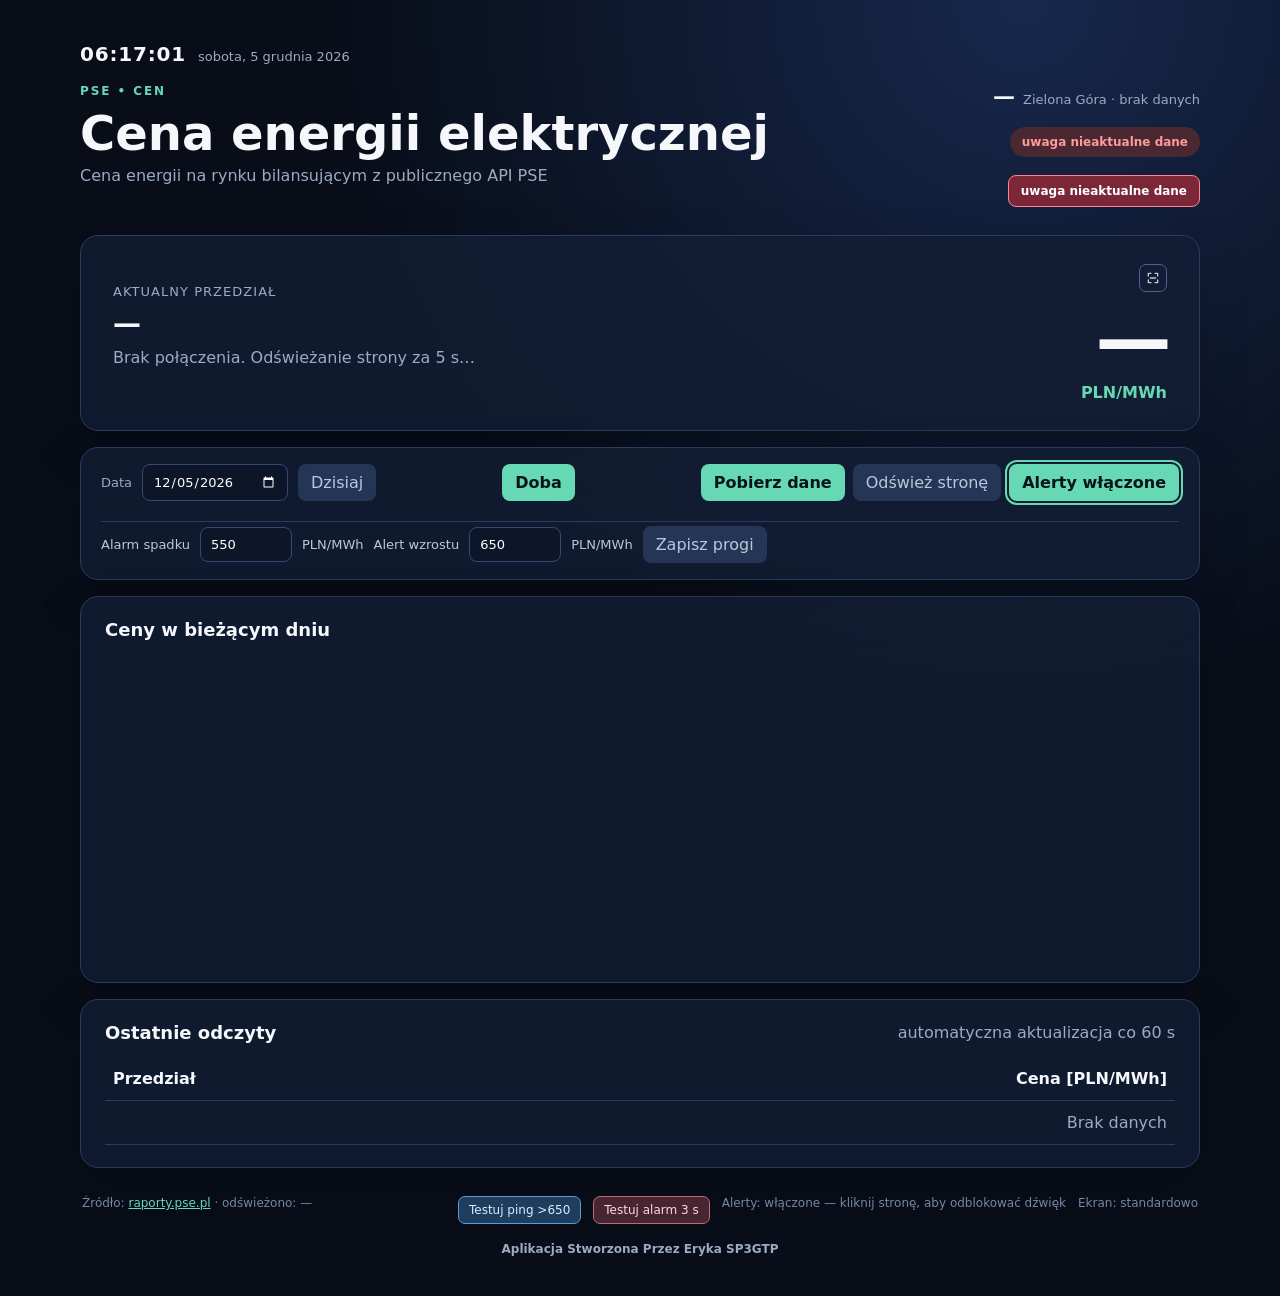
<file: index.html>
<!doctype html>
<html lang="pl">
  <head>
    <meta charset="UTF-8" />
    <meta name="viewport" content="width=device-width, initial-scale=1.0" />
    <meta name="theme-color" content="#0b1324" />
    <meta http-equiv="Content-Security-Policy" content="default-src 'self'; connect-src https://api.raporty.pse.pl https://api.open-meteo.com; style-src 'self'; script-src 'self'; img-src 'self' data:; font-src 'self'; base-uri 'none'; form-action 'self'" />
    <title>Cena energii PSE</title>
    <link rel="stylesheet" href="./styles.css?v=clock" />
  </head>
  <body>
    <main class="shell">
      <div class="clock" role="timer" aria-label="Aktualny czas w Polsce">
        <span id="clock-time">--:--:--</span>
        <span id="clock-date" class="muted"></span>
      </div>
      <header class="header">
        <div>
          <p class="eyebrow">PSE • CEN</p>
          <h1>Cena energii elektrycznej</h1>
          <p class="subtitle">Cena energii na rynku bilansującym z publicznego API PSE</p>
        </div>
        <div class="header-right">
          <div id="weather" class="weather" aria-label="Pogoda w Zielonej Górze">
            <div class="weather-now"><span id="weather-temp">—</span><span id="weather-desc" class="muted">Zielona Góra</span></div>
            <div id="weather-forecast" class="weather-forecast"></div>
          </div>
          <div id="connection-status" class="status status-loading">Ładowanie…</div>
          <div id="sync-watchdog" class="sync-watchdog" role="status" hidden>uwaga nieaktualne dane</div>
        </div>
      </header>

      <section class="hero card">
        <div>
          <p class="label">Aktualny przedział</p>
          <p id="current-period" class="period">—</p>
          <p id="updated-at" class="muted">Oczekiwanie na dane…</p>
        </div>
        <div class="price-wrap">
          <a id="price-popup-button" class="price-popup-button" href="./price-window.html" target="pse-current-price" aria-label="Otwórz okno z aktualną ceną" title="Pokaż samą cenę">
            <svg viewBox="0 0 24 24" aria-hidden="true" focusable="false">
              <path d="M5 9V5h4M15 5h4v4M19 15v4h-4M9 19H5v-4M8 12h8" />
            </svg>
          </a>
          <span id="current-price" class="price">—</span>
          <span class="unit">PLN/MWh</span>
        </div>
      </section>

      <section class="toolbar card">
        <div class="date-controls">
          <label>
            Data
            <input id="date-input" type="date" />
          </label>
          <button type="button" id="today-button" class="secondary">Dzisiaj</button>
        </div>
        <div class="tabs" role="tablist" aria-label="Zakres danych">
          <button class="tab active" data-range="minute">Doba</button>
        </div>
        <div class="actions">
          <button type="button" id="refresh-button" class="refresh">Pobierz dane</button>
          <button type="button" id="reload-page-button" class="secondary">Odśwież stronę</button>
          <button type="button" id="alert-button" class="secondary" aria-pressed="false">Włącz alerty</button>
        </div>
        <div class="thresholds" aria-label="Progi alarmów">
          <label>Alarm spadku <input id="fall-threshold" type="number" min="0" step="1" value="550" /> PLN/MWh</label>
          <label>Alert wzrostu <input id="rise-threshold" type="number" min="0" step="1" value="650" /> PLN/MWh</label>
          <button type="button" id="save-thresholds" class="secondary">Zapisz progi</button>
        </div>
      </section>

      <section class="card chart-card">
        <div class="section-heading">
          <h2 id="chart-title">Ceny w bieżącym dniu</h2>
          <span id="record-count" class="muted"></span>
        </div>
        <div class="chart-scroll">
          <svg id="chart" viewBox="0 0 900 300" role="img" aria-label="Wykres cen energii"></svg>
          <div id="chart-tooltip" class="chart-tooltip" hidden></div>
        </div>
      </section>

      <section class="card table-card">
        <div class="section-heading">
          <h2>Ostatnie odczyty</h2>
          <span class="muted">automatyczna aktualizacja co 60 s</span>
        </div>
        <div class="table-wrap">
          <table>
            <thead><tr><th>Przedział</th><th>Cena [PLN/MWh]</th></tr></thead>
            <tbody id="data-table"><tr><td colspan="2" class="muted">Brak danych</td></tr></tbody>
          </table>
        </div>
      </section>

      <footer>
        Źródło: <a href="https://raporty.pse.pl/" target="_blank" rel="noreferrer">raporty.pse.pl</a>
        · odświeżono: <span id="footer-time">—</span>
        <span id="wake-lock-status" class="wake-lock">Ekran: standardowo</span>
        <span id="alert-status" class="wake-lock">Alerty: wyłączone</span>
        <button type="button" id="test-alarm-button" class="test-alarm">Testuj alarm 3 s</button>
        <button type="button" id="test-ping-button" class="test-ping">Testuj ping &gt;650</button>
        <div class="author-signature">Aplikacja Stworzona Przez Eryka SP3GTP</div>
      </footer>
    </main>
    <script src="./app.js?v=sync-tz" defer></script>
    <script src="./weather.js?v=refresh-fix" defer></script>
  </body>
</html>
</file>
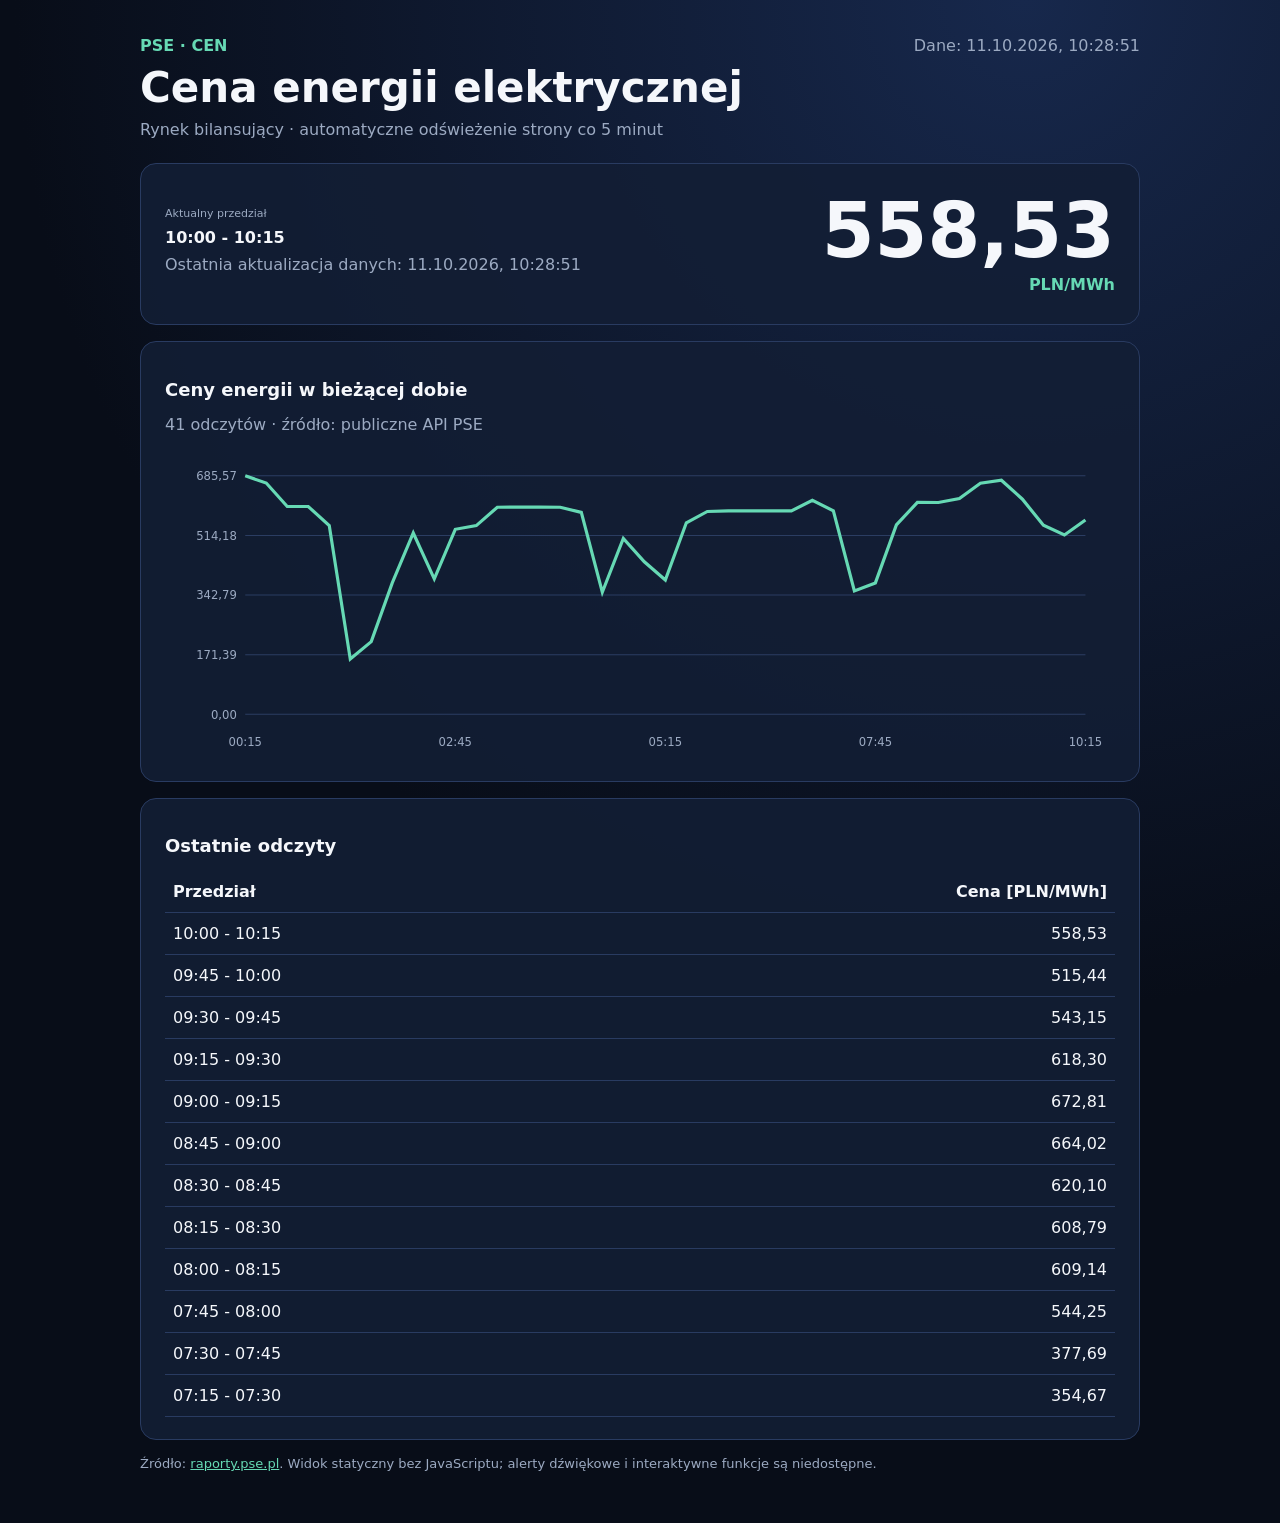
<file: cenypsev2/index.html>
<!doctype html>
<html lang="pl">
<head>
  <meta charset="utf-8">
  <meta name="viewport" content="width=device-width, initial-scale=1">
  <meta name="theme-color" content="#0b1324">
  <meta http-equiv="refresh" content="300">
  <title>Cena energii PSE — cenypsev2</title>
  <style>
    :root { color-scheme: dark; font-family: system-ui, sans-serif; color: #f5f7fb; background: #080d18; }
    * { box-sizing: border-box; }
    body { margin: 0; background: radial-gradient(circle at 80% 0%, #17284c, #080d18 55%); }
    main { width: min(100% - 32px, 1000px); margin: 0 auto; padding: 36px 0; }
    header, section, footer { margin-bottom: 16px; }
    header { display: flex; justify-content: space-between; gap: 16px; align-items: start; }
    h1 { margin: 4px 0 8px; font-size: clamp(28px, 5vw, 42px); }
    h2 { font-size: 18px; }
    p { margin: 0 0 8px; }
    .eyebrow, .unit { color: #66d9b4; font-weight: 700; }
    .muted, .label { color: #9caac2; }
    .card { padding: 22px 24px; background: #131e35e0; border: 1px solid #293b61; border-radius: 16px; }
    .hero { display: flex; align-items: center; justify-content: space-between; gap: 20px; }
    .price { margin: 0; font-size: clamp(42px, 9vw, 76px); font-weight: 800; }
    .price.low { color: #ff667d; } .price.high { color: #66d9b4; }
    .unit { text-align: right; }
    .chart-wrap { overflow-x: auto; }
    .chart { display: block; width: 100%; min-width: 680px; height: auto; }
    .grid { stroke: #2b3d62; stroke-width: 1; }
    .line { fill: none; stroke: #66d9b4; stroke-width: 3; }
    .label { fill: #9caac2; font-size: 11px; }
    table { width: 100%; border-collapse: collapse; }
    th, td { padding: 11px 8px; border-bottom: 1px solid #293b61; text-align: left; }
    th:last-child, td:last-child { text-align: right; }
    footer { color: #9caac2; font-size: 13px; }
    a { color: #66d9b4; }
    @media (max-width: 600px) { main { width: calc(100% - 20px); padding-top: 24px; } .hero { align-items: start; flex-direction: column; } .unit { text-align: left; } }
  </style>
</head>
<body>
  <main>
    <header>
      <div><p class="eyebrow">PSE · CEN</p><h1>Cena energii elektrycznej</h1>
      <p class="muted">Rynek bilansujący · automatyczne odświeżenie strony co 5 minut</p></div>
      <p class="muted">Dane: 11.10.2026, 10:28:51</p>
    </header>
    <section class="card hero" aria-label="Aktualna cena">
      <div><p class="label">Aktualny przedział</p>
      <p><strong>10:00 - 10:15</strong></p>
      <p class="muted">Ostatnia aktualizacja danych: 11.10.2026, 10:28:51</p></div>
      <div><p class="price">558,53</p>
      <p class="unit">PLN/MWh</p></div>
    </section>
    <section class="card"><h2>Ceny energii w bieżącej dobie</h2>
      <p class="muted">41 odczytów · źródło: publiczne API PSE</p>
      <div class="chart-wrap"><svg class="chart" viewBox="0 0 900 300" role="img" aria-label="Wykres cen energii dla 41 odczytów"><line class="grid" x1="76" y1="32.0" x2="872" y2="32.0"/><text class="label" text-anchor="end" x="68" y="36.0">685,57</text><line class="grid" x1="76" y1="88.5" x2="872" y2="88.5"/><text class="label" text-anchor="end" x="68" y="92.5">514,18</text><line class="grid" x1="76" y1="145.0" x2="872" y2="145.0"/><text class="label" text-anchor="end" x="68" y="149.0">342,79</text><line class="grid" x1="76" y1="201.5" x2="872" y2="201.5"/><text class="label" text-anchor="end" x="68" y="205.5">171,39</text><line class="grid" x1="76" y1="258.0" x2="872" y2="258.0"/><text class="label" text-anchor="end" x="68" y="262.0">0,00</text><polyline class="line" points="76.0,32.0 95.9,38.9 115.8,61.1 135.7,61.1 155.6,79.2 175.5,205.6 195.4,189.1 215.3,133.5 235.2,86.2 255.1,129.6 275.0,82.7 294.9,79.2 314.8,61.8 334.7,61.7 354.6,61.7 374.5,61.8 394.4,66.7 414.3,142.3 434.2,91.3 454.1,113.5 474.0,130.8 493.9,76.5 513.8,65.8 533.7,65.2 553.6,65.2 573.5,65.2 593.4,65.3 613.3,55.2 633.2,65.2 653.1,141.1 673.0,133.5 692.9,78.6 712.8,57.2 732.7,57.3 752.6,53.6 772.5,39.1 792.4,36.2 812.3,54.2 832.2,78.9 852.1,88.1 872.0,73.9"/><text class="label" text-anchor="middle" x="76.0" y="288">00:15</text><text class="label" text-anchor="middle" x="275.0" y="288">02:45</text><text class="label" text-anchor="middle" x="474.0" y="288">05:15</text><text class="label" text-anchor="middle" x="673.0" y="288">07:45</text><text class="label" text-anchor="middle" x="872.0" y="288">10:15</text></svg></div>
    </section>
    <section class="card"><h2>Ostatnie odczyty</h2>
      <table><thead><tr><th>Przedział</th><th>Cena [PLN/MWh]</th></tr></thead>
      <tbody><tr><td>10:00 - 10:15</td><td>558,53</td></tr><tr><td>09:45 - 10:00</td><td>515,44</td></tr><tr><td>09:30 - 09:45</td><td>543,15</td></tr><tr><td>09:15 - 09:30</td><td>618,30</td></tr><tr><td>09:00 - 09:15</td><td>672,81</td></tr><tr><td>08:45 - 09:00</td><td>664,02</td></tr><tr><td>08:30 - 08:45</td><td>620,10</td></tr><tr><td>08:15 - 08:30</td><td>608,79</td></tr><tr><td>08:00 - 08:15</td><td>609,14</td></tr><tr><td>07:45 - 08:00</td><td>544,25</td></tr><tr><td>07:30 - 07:45</td><td>377,69</td></tr><tr><td>07:15 - 07:30</td><td>354,67</td></tr></tbody></table>
    </section>
    <footer>Źródło: <a href="https://raporty.pse.pl/">raporty.pse.pl</a>.
      Widok statyczny bez JavaScriptu; alerty dźwiękowe i interaktywne funkcje są niedostępne.</footer>
  </main>
</body>
</html>
</file>
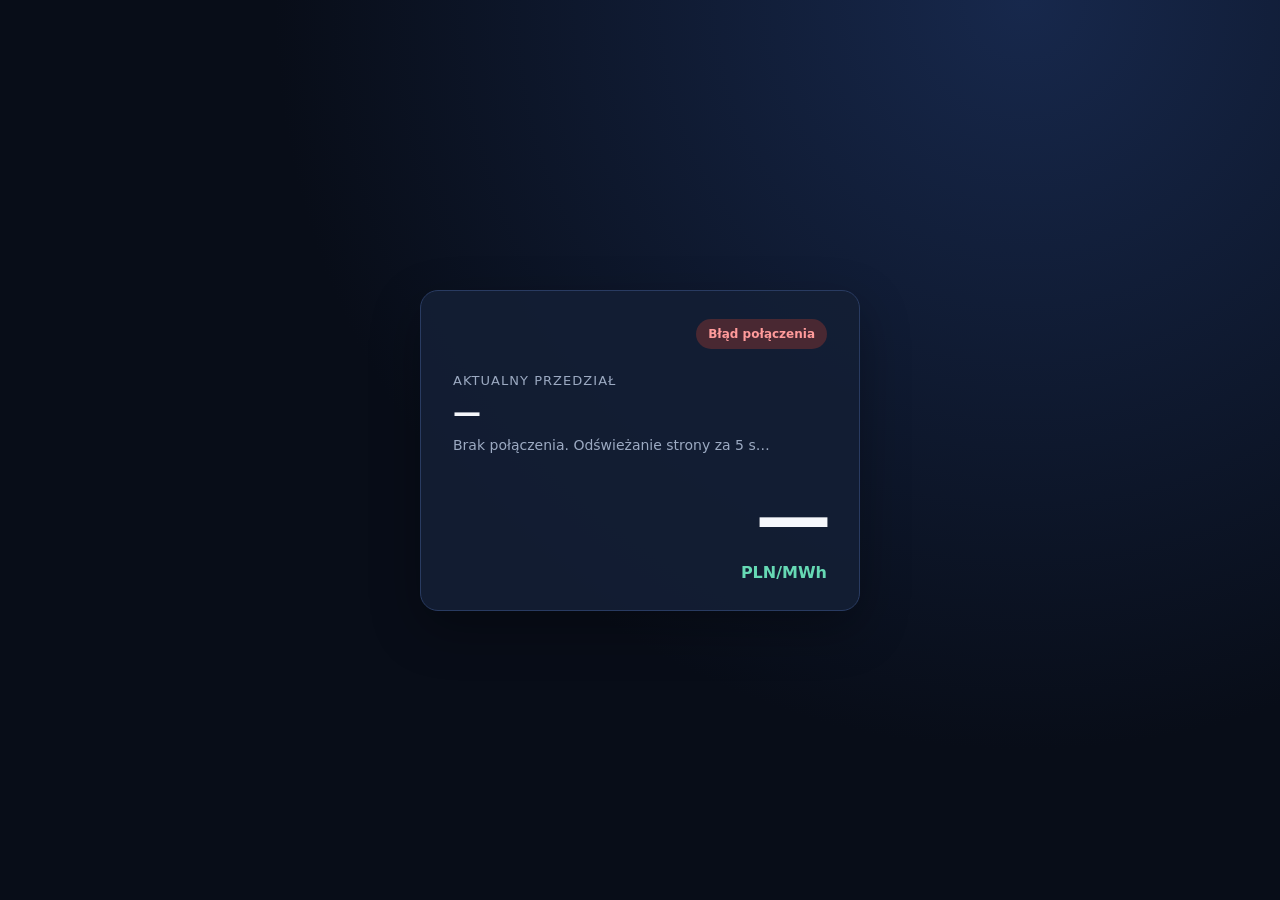
<file: price-window.html>
<!doctype html>
<html lang="pl">
  <head>
    <meta charset="UTF-8" />
    <meta name="viewport" content="width=device-width, initial-scale=1.0" />
    <meta name="theme-color" content="#0b1324" />
    <meta http-equiv="Content-Security-Policy" content="default-src 'self'; connect-src https://api.raporty.pse.pl; style-src 'self'; script-src 'self'; base-uri 'none'; form-action 'none'" />
    <title>Aktualna cena energii</title>
    <link rel="stylesheet" href="./price-window.css?v=1" />
  </head>
  <body>
    <main class="price-window-shell">
      <section class="price-window-card">
        <div id="connection-status" class="status status-loading">Ładowanie…</div>
        <p class="label">Aktualny przedział</p>
        <p id="current-period" class="period">—</p>
        <p id="updated-at" class="muted">Oczekiwanie na dane…</p>
        <p id="current-price" class="price">—</p>
        <p class="unit">PLN/MWh</p>
      </section>
    </main>
    <script src="./price-window.js?v=sync-tz" defer></script>
  </body>
</html>
</file>
<file: styles.css>
:root {
  color-scheme: dark;
  font-family: Inter, ui-sans-serif, system-ui, -apple-system, sans-serif;
  background: #080d18;
  color: #f5f7fb;
}
* { box-sizing: border-box; }
body { margin: 0; min-width: 320px; background: radial-gradient(circle at 80% 0%, #17284c, #080d18 42%); }
.shell { width: min(1120px, calc(100% - 32px)); margin: 0 auto; padding: 42px 0 28px; }
.header, .section-heading, .toolbar, .hero { display: flex; align-items: center; justify-content: space-between; gap: 20px; }
.header { align-items: flex-start; margin-bottom: 28px; }
.header-right { display: flex; flex-direction: column; align-items: flex-end; gap: 10px; }
.weather { text-align: right; font-size: 13px; }
.weather-now { display: flex; gap: 8px; justify-content: flex-end; align-items: baseline; }
#weather-temp { font-size: 22px; font-weight: 700; }
.weather-forecast { display: flex; gap: 6px; margin-top: 8px; color: #9caac2; font-size: 11px; }
.weather-tile { display: flex; flex-direction: column; align-items: center; gap: 2px; min-width: 44px; padding: 6px 4px; background: rgba(19, 30, 53, .82); border: 1px solid #293b61; border-radius: 10px; }
.weather-icon { font-size: 18px; line-height: 1.2; }
.weather-tile b { color: #f5f7fb; font-size: 13px; font-weight: 600; }
@media (max-width: 720px) { .header-right, .weather, .weather-now { align-items: flex-start; text-align: left; justify-content: flex-start; } .weather-forecast { flex-wrap: wrap; } }
.clock { display: flex; align-items: baseline; gap: 12px; margin-bottom: 18px; font-variant-numeric: tabular-nums; }
#clock-time { font-size: 20px; font-weight: 700; letter-spacing: .04em; }
#clock-date { font-size: 13px; }
.eyebrow { color: #66d9b4; font-size: 12px; letter-spacing: .16em; font-weight: 800; margin: 0 0 10px; }
h1, h2, p { margin-top: 0; }
h1 { margin-bottom: 8px; font-size: clamp(28px, 5vw, 48px); line-height: 1.05; }
h2 { margin-bottom: 0; font-size: 18px; }
.subtitle, .muted { color: #9caac2; }
.subtitle { margin: 0; }
.card { background: rgba(19, 30, 53, .82); border: 1px solid #293b61; border-radius: 18px; box-shadow: 0 18px 50px rgba(0,0,0,.18); }
.hero { margin-bottom: 16px; padding: 28px 32px; }
.label { margin-bottom: 8px; color: #9caac2; font-size: 13px; text-transform: uppercase; letter-spacing: .08em; }
.period { margin-bottom: 8px; font-size: 28px; font-weight: 700; }
.price-wrap { position: relative; padding-top: 30px; text-align: right; }
.price { font-size: clamp(40px, 8vw, 76px); font-weight: 800; letter-spacing: -.06em; }
.price-low { color: #ff667d; }
.price-high { color: #66d9b4; }
.unit { display: block; color: #66d9b4; font-weight: 700; }
.price-popup-button { position: absolute; top: 0; right: 0; display: grid; width: 28px; height: 28px; padding: 5px; color: #bbc7db; background: transparent; border: 1px solid #49628f; border-radius: 7px; text-decoration: none; }
.price-popup-button:hover { color: #07131b; background: #66d9b4; border-color: #66d9b4; }
.price-popup-button:focus-visible { outline: 2px solid #fff; outline-offset: 2px; }
.price-popup-button svg { width: 100%; height: 100%; fill: none; stroke: currentColor; stroke-linecap: round; stroke-linejoin: round; stroke-width: 2; }
.status { padding: 8px 12px; border-radius: 99px; font-size: 12px; font-weight: 700; white-space: nowrap; }
.status-loading { color: #f5c76b; background: #483b1f; }
.status-ok { color: #66d9b4; background: #173c39; }
.status-error { color: #ff9b9b; background: #492832; }
.sync-watchdog { margin-top: 8px; padding: 8px 12px; color: #fff; background: #7b2737; border: 1px solid #ff8395; border-radius: 8px; font-size: 12px; font-weight: 800; text-align: center; }
.toolbar { flex-wrap: wrap; margin-bottom: 16px; padding: 16px 20px; }
.thresholds { display: flex; align-items: center; gap: 10px; flex-wrap: wrap; width: 100%; padding-top: 4px; border-top: 1px solid #293b61; }
.thresholds label { color: #bbc7db; }
.thresholds input { width: 92px; }
label { display: flex; align-items: center; gap: 10px; color: #9caac2; font-size: 13px; }
input, button { font: inherit; }
input { padding: 9px 10px; color: #fff; background: #0d1629; border: 1px solid #344a75; border-radius: 8px; }
.tabs { display: flex; gap: 6px; flex-wrap: wrap; }
button { cursor: pointer; border: 0; }
.tab, .refresh { padding: 9px 13px; border-radius: 8px; color: #bbc7db; background: #172541; }
.tab.active, .refresh { color: #07131b; background: #66d9b4; font-weight: 800; }
.refresh:hover, .secondary:hover { background: #8aebca; }
.refresh:focus-visible, .secondary:focus-visible, .test-alarm:focus-visible, .test-ping:focus-visible,
.refresh.is-active, .secondary.is-active { outline: 2px solid #fff; outline-offset: 2px; transform: translateY(-1px); }
.actions { display: flex; gap: 8px; flex-wrap: wrap; }
.actions a { display: inline-flex; align-items: center; text-decoration: none; }
.secondary { padding: 9px 13px; border-radius: 8px; color: #bbc7db; background: #243556; }
.date-controls { display: flex; align-items: end; gap: 10px; }
.secondary.is-enabled { color: #07131b; background: #66d9b4; font-weight: 800; outline: 2px solid #66d9b4; outline-offset: 2px; }
.chart-card, .table-card { padding: 22px 24px; margin-bottom: 16px; }
.chart-scroll { position: relative; overflow-x: auto; margin-top: 20px; }
#chart { display: block; width: 100%; min-width: 680px; height: 300px; }
.grid-line { stroke: #2b3d62; stroke-width: 1; }
.chart-line { fill: none; stroke: url(#line-split); stroke-width: 3; }
.chart-area { fill: url(#area); }
.chart-area-negative { fill: #ff4d4f; fill-opacity: .2; }
.chart-point.negative { fill: #ff4d4f; }
.chart-point.negative:hover { fill: #fff; }
.chart-dot { fill: #66d9b4; }
.axis-label { fill: #9caac2; font-size: 11px; }
.axis-title { fill: #bbc7db; font-size: 12px; font-weight: 700; }
.chart-axis { stroke: #7890b7; stroke-width: 1.5; }
.zero-line { stroke: #ffb5a4; stroke-width: 1.5; stroke-dasharray: 6 6; opacity: .95; }
.zero-label { fill: #ffb5a4; font-weight: 700; }
.chart-point { fill: #66d9b4; stroke: #07131b; stroke-width: 2; cursor: crosshair; }
.chart-point:hover { fill: #fff; r: 6; }
.chart-tooltip { position: absolute; z-index: 2; padding: 7px 9px; color: #fff; background: #0b1324; border: 1px solid #66d9b4; border-radius: 7px; box-shadow: 0 5px 16px #0008; font-size: 12px; pointer-events: none; white-space: nowrap; }
.table-wrap { overflow-x: auto; margin-top: 14px; }
table { width: 100%; border-collapse: collapse; }
th, td { padding: 12px 8px; border-bottom: 1px solid #293b61; text-align: left; }
th:last-child, td:last-child { text-align: right; }
footer { padding: 12px 2px; color: #7787a4; font-size: 12px; }
.author-signature { clear: both; padding-top: 18px; color: #9caac2; text-align: center; font-weight: 700; }
.wake-lock { float: right; margin-left: 12px; }
.test-alarm { float: right; margin-left: 12px; padding: 6px 10px; border: 1px solid #b86d78; border-radius: 7px; color: #ffd7dc; background: #472632; font-size: 12px; }
.test-alarm:hover { background: #63303d; }
.test-ping { float: right; margin-left: 12px; padding: 6px 10px; border: 1px solid #5c9bd1; border-radius: 7px; color: #d8edff; background: #1f3d5c; font-size: 12px; }
.test-ping:hover { background: #2c5a82; }
a { color: #66d9b4; }
@media (max-width: 650px) {
  .shell { width: min(100% - 20px, 1120px); padding-top: 24px; }
  .header, .hero { align-items: flex-start; flex-direction: column; }
  .price-wrap { text-align: left; }
  .toolbar { align-items: flex-start; flex-direction: column; }
  .actions { width: 100%; }
  .actions button, .actions a { flex: 1; justify-content: center; }
  .thresholds { align-items: stretch; flex-direction: column; }
  .thresholds label { justify-content: space-between; }
  .thresholds button { width: 100%; }
  .wake-lock { float: none; display: block; margin: 6px 0 0; }
  .test-alarm { float: none; margin: 8px 0 0; }
  .test-ping { float: none; margin: 8px 0 0; }
}
</file>
<file: price-window.css>
:root {
  color-scheme: dark;
  font-family: Inter, ui-sans-serif, system-ui, -apple-system, sans-serif;
  background: #080d18;
  color: #f5f7fb;
}
* { box-sizing: border-box; }
body { display: grid; min-width: 320px; min-height: 100vh; margin: 0; background: radial-gradient(circle at 80% 0%, #17284c, #080d18 55%); }
.price-window-shell { display: grid; place-items: center; padding: 22px; }
.price-window-card { width: min(100%, 440px); padding: 28px 32px; background: rgba(19, 30, 53, .9); border: 1px solid #293b61; border-radius: 18px; box-shadow: 0 18px 50px rgba(0, 0, 0, .3); text-align: right; }
.status { display: inline-block; margin-bottom: 24px; padding: 8px 12px; border-radius: 99px; font-size: 12px; font-weight: 700; }
.status-loading { color: #f5c76b; background: #483b1f; }
.status-ok { color: #66d9b4; background: #173c39; }
.status-error { color: #ff9b9b; background: #492832; }
.label { margin: 0 0 8px; color: #9caac2; font-size: 13px; letter-spacing: .08em; text-transform: uppercase; text-align: left; }
.period { margin: 0 0 8px; font-size: 28px; font-weight: 700; text-align: left; }
.muted { margin: 0 0 26px; color: #9caac2; font-size: 14px; text-align: left; }
.price { margin: 0; font-size: clamp(52px, 17vw, 76px); font-weight: 800; letter-spacing: -.06em; line-height: 1; }
.price-low { color: #ff667d; }
.price-high { color: #66d9b4; }
.unit { margin: 8px 0 0; color: #66d9b4; font-weight: 700; }
</file>
